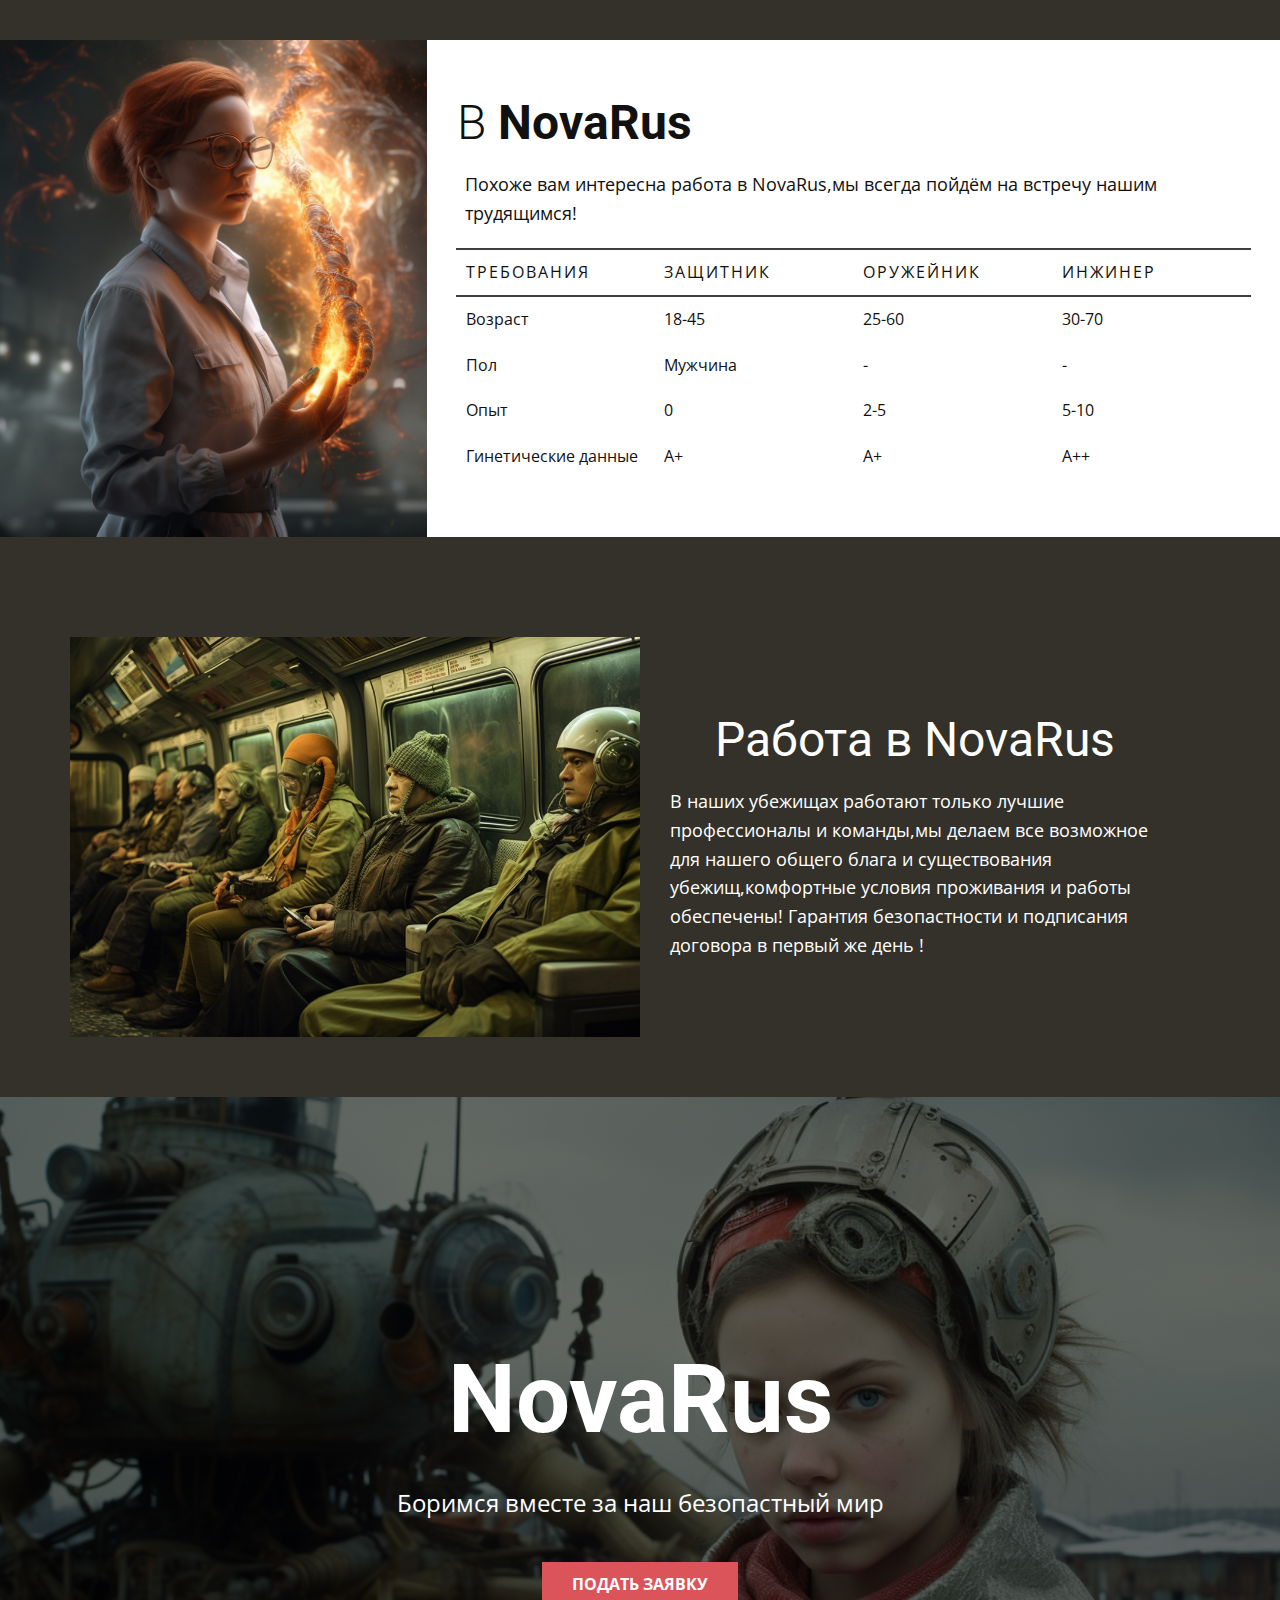
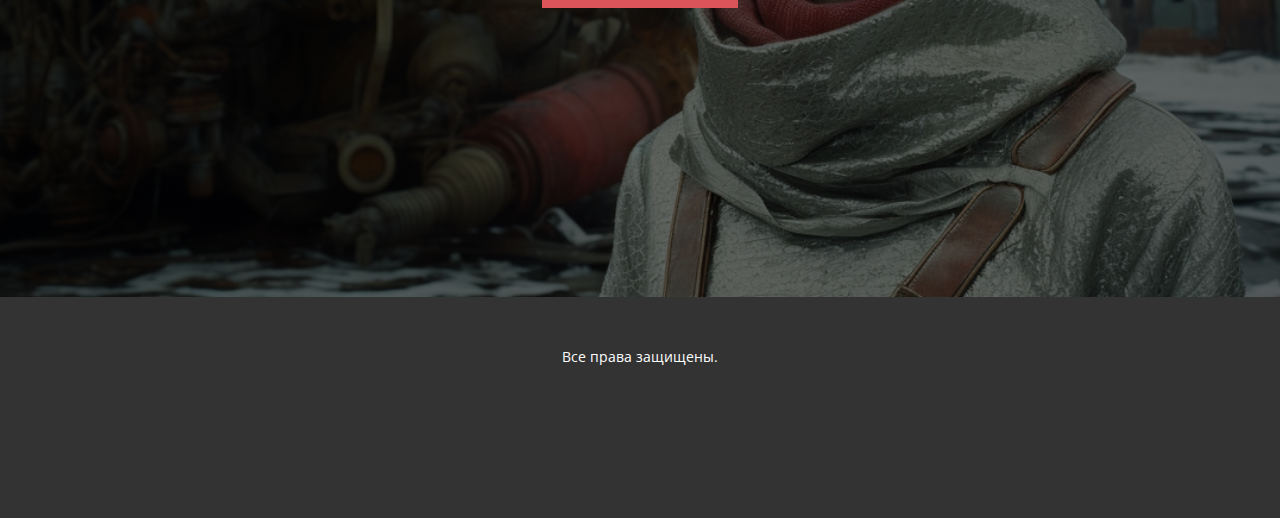
<file: Site1/index.html>
<!DOCTYPE html>
<html style="font-size: 16px;" lang="ru"><head>
    <meta name="viewport" content="width=device-width, initial-scale=1.0">
    <meta charset="utf-8">
    <meta name="keywords" content="В NovaRus, Работа в NovaRus, NovaRus​">
    <meta name="description" content="">
    <title>Главная</title>
    <link rel="stylesheet" href="nicepage.css" media="screen">
<link rel="stylesheet" href="index.css" media="screen">
    <script class="u-script" type="text/javascript" src="jquery.js" defer=""></script>
    <script class="u-script" type="text/javascript" src="nicepage.js" defer=""></script>
    <meta name="generator" content="Nicepage 6.18.5, nicepage.com">
    <link id="u-theme-google-font" rel="stylesheet" href="https://fonts.googleapis.com/css?family=Roboto:100,100i,300,300i,400,400i,500,500i,700,700i,900,900i|Open+Sans:300,300i,400,400i,500,500i,600,600i,700,700i,800,800i">
    
    
    
    
    
    <script type="application/ld+json">{
		"@context": "http://schema.org",
		"@type": "Organization",
		"name": ""
}</script>
    <meta name="theme-color" content="#478ac9">
    <meta property="og:title" content="Главная">
    <meta property="og:type" content="website">
  <meta data-intl-tel-input-cdn-path="intlTelInput/"></head>
  <body data-home-page="Главная.html" data-home-page-title="Главная" data-path-to-root="./" data-include-products="false" class="u-body u-xl-mode" data-lang="ru">
    <section class="u-clearfix u-palette-3-dark-3 u-section-1" id="carousel_eca5">
      <div class="data-layout-selected u-clearfix u-expanded-width u-layout-wrap u-layout-wrap-1">
        <div class="u-gutter-0 u-layout">
          <div class="u-layout-row">
            <div class="u-size-20">
              <div class="u-layout-col">
                <div class="u-container-style u-hidden-sm u-hidden-xs u-image u-layout-cell u-left-cell u-size-60 u-image-1" data-image-width="1024" data-image-height="1024">
                  <div class="u-container-layout u-container-layout-1"></div>
                </div>
              </div>
            </div>
            <div class="u-size-40">
              <div class="u-layout-col">
                <div class="u-align-left u-border-no-bottom u-border-no-left u-border-no-right u-border-no-top u-container-align-left u-container-style u-layout-cell u-right-cell u-size-60 u-white u-layout-cell-2">
                  <div class="u-container-layout u-valign-middle u-container-layout-2">
                    <h2 class="u-text u-text-default u-text-1">В <span style="font-weight: 700;">NovaRus</span>
                    </h2>
                    <p class="u-text u-text-2">Похоже вам интересна работа в NovaRus,мы всегда пойдём на встречу нашим трудящимся! </p>
                    <div class="u-expanded-width u-table u-table-responsive u-table-1">
                      <table class="u-table-entity">
                        <colgroup>
                          <col width="25%">
                          <col width="25%">
                          <col width="25%">
                          <col width="25%">
                        </colgroup>
                        <thead class="u-table-header u-table-header-1">
                          <tr style="height: 34px;">
                            <th class="u-border-2 u-border-grey-75 u-border-no-left u-border-no-right u-table-cell">требования</th>
                            <th class="u-border-2 u-border-grey-75 u-border-no-left u-border-no-right u-table-cell">защитник</th>
                            <th class="u-border-2 u-border-grey-75 u-border-no-left u-border-no-right u-table-cell">Оружейник</th>
                            <th class="u-border-2 u-border-grey-75 u-border-no-left u-border-no-right u-table-cell">инжинер</th>
                          </tr>
                        </thead>
                        <tbody class="u-table-body">
                          <tr>
                            <td class="u-table-cell">Возраст </td>
                            <td class="u-table-cell">18-45</td>
                            <td class="u-table-cell">25-60</td>
                            <td class="u-table-cell">30-70</td>
                          </tr>
                          <tr>
                            <td class="u-table-cell">Пол</td>
                            <td class="u-table-cell">Мужчина</td>
                            <td class="u-table-cell">-</td>
                            <td class="u-table-cell">-</td>
                          </tr>
                          <tr>
                            <td class="u-table-cell">Опыт</td>
                            <td class="u-table-cell">0</td>
                            <td class="u-table-cell">2-5</td>
                            <td class="u-table-cell">5-10 </td>
                          </tr>
                          <tr>
                            <td class="u-table-cell">Гинетические данные</td>
                            <td class="u-table-cell">А+ </td>
                            <td class="u-table-cell">А+</td>
                            <td class="u-table-cell">А++</td>
                          </tr>
                        </tbody>
                      </table>
                    </div>
                  </div>
                </div>
              </div>
            </div>
          </div>
        </div>
      </div>
    </section>
    <section class="u-clearfix u-custom-color-1 u-section-2" id="sec-8f5c">
      <div class="u-clearfix u-sheet u-sheet-1">
        <div class="data-layout-selected u-clearfix u-expanded-width u-layout-wrap u-layout-wrap-1">
          <div class="u-layout">
            <div class="u-layout-row">
              <div class="u-container-style u-image u-layout-cell u-size-30 u-image-1" data-image-width="1200" data-image-height="673">
                <div class="u-container-layout u-valign-top u-container-layout-1"></div>
              </div>
              <div class="u-container-style u-layout-cell u-size-30 u-layout-cell-2">
                <div class="u-container-layout u-valign-middle u-container-layout-2">
                  <h2 class="u-align-center u-text u-text-default u-text-1">Работа в NovaRus</h2>
                  <p class="u-align-left u-text u-text-default u-text-2">В наших убежищах работают только лучшие профессионалы и команды,мы делаем все возможное для нашего общего блага и существования убежищ,комфортные условия проживания и работы обеспечены! Гарантия безопастности и подписания договора в первый же день ! </p>
                </div>
              </div>
            </div>
          </div>
        </div>
      </div>
    </section>
    <section class="u-align-center u-clearfix u-container-align-center u-image u-shading u-section-3" id="sec-0085" data-image-width="1200" data-image-height="673">
      <div class="u-clearfix u-sheet u-sheet-1">
        <h1 class="u-align-center u-text u-text-default u-title u-text-1">NovaRus </h1>
        <p class="u-align-center u-large-text u-text u-text-default u-text-variant u-text-2">Боримся вместе за наш безопастный мир </p>
        <a href="#" class="u-align-center u-btn u-button-style u-palette-2-base u-btn-1">Подать заявку </a>
      </div>
    </section>
    
    
    
    <footer class="u-align-center u-clearfix u-container-align-center u-footer u-grey-80 u-footer" id="sec-5a55"><div class="u-clearfix u-sheet u-sheet-1">
        <p class="u-small-text u-text u-text-variant u-text-1">Все права защищены. </p>
      </div></footer>
    <section class="u-backlink u-clearfix u-grey-80">
      <p class="u-text">
        <span></span>
        <a class="u-link" href="https://nicepage.com/" target="_blank" rel="nofollow">
          <span></span>
        </a>
      </p>
    </section>
  
</body></html>
</file>
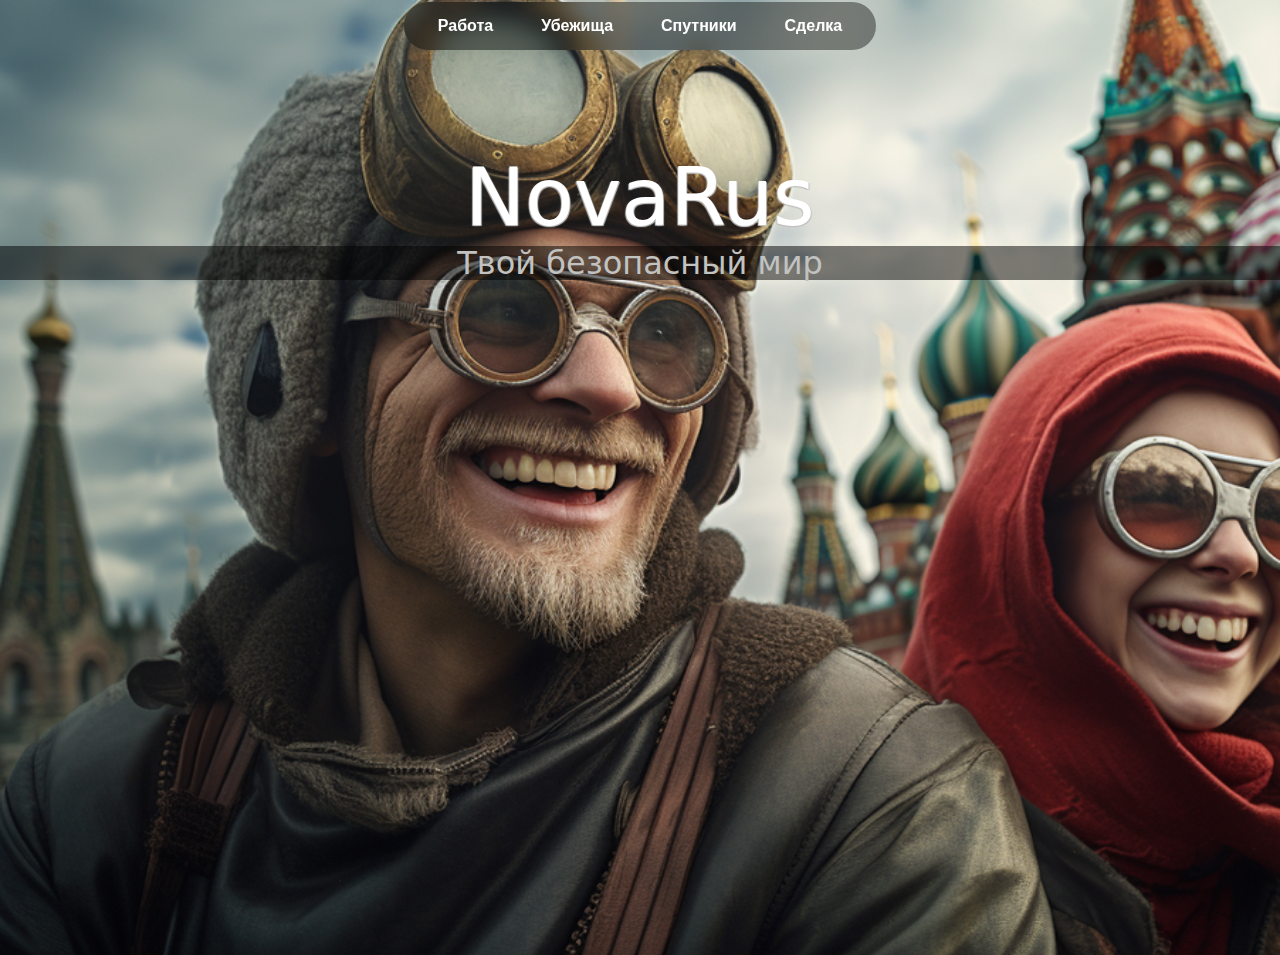
<file: ExameWork.html>
<!DOCTYPE html>
<html lang="en">

<head>
    <meta charset="UTF-8">
    <meta name="viewport" content="width=device-width, initial-scale=1.0">
    <title>NovaRus</title>
    <link href="https://cdn.jsdelivr.net/npm/bootstrap@5.3.3/dist/css/bootstrap.min.css" rel="stylesheet" integrity="sha384-QWTKZyjpPEjISv5WaRU9OFeRpok6YctnYmDr5pNlyT2bRjXh0JMhjY6hW+ALEwIH" crossorigin="anonymous"/> 
    <link rel="stylesheet" href="css/style.css" />
</head>

<body>
    <header>
        <nav class="top-menu">
            <ul class="menu-main">
                <li><a href="/Site1/index.html" class="current">Работа</a></li>
                <li><a id="SafeHaven"onclick="toggleModal('openModalTwo')">Убежища</a></li>
                <li><a class="Satellites" onclick="toggleModal('openModal')">Спутники</a></li>
                <li><a id="FormRegestration" onclick="toggleModal('FormRegestrationModal')">Сделка</a></li>
            </ul>
        </nav>
        <!-- <div id="header_main"> -->
        <h1 class="logo">NovaRus</h1>
        <h2 class="center">Твой безопасный мир</h2>
        <!-- </div> -->
    </header>
    <!-- Модально окно регистрации -->

    <div id="FormRegestrationModal" class="background-modal">
        <div class="form-registration">
            <a id="clouseButton" class="close-button" onclick="toggleModal('FormRegestrationModal')">×</a>
           <div>
            <form action method="post">
                <img src="images/Okpd.gif" alt class="img-gif-modal" />
                <input class="input" type="text" placeholder="Ваше имя">
                <input class="input" type="texr" placeholder="Ваше звание">
                <input class="input" type="text" placeholder="Ваш возраст">
                <input class="input" type="text" placeholder="Кол-во людей в семье">
                <input class="input" type="text" placeholder="Ваш серийный номер">
                <button class="btn" type="submit">Подать заявку на
                    сделку</button>
            </form>
            </div>
        </div>
    </div>
    <!-- Модальное окно спутников -->
    <div id="openModal" class="background-modal">
        <div class="modal-dialog">
            <div class="modal-content">
                <div class="modal-header">
                    <h3 class="modal-title">Спутники</h3>
                    <a id="clouseButton" class="close-button" onclick="toggleModal('openModal')">×</a>
                </div>
                <div class="modal-body">
                    
                </div>
            </div>
        </div>
    </div>
    <!-- Модальное окно убежишь  -->
    <div id="openModalTwo" class="background-modal">
        <div class="modal-dialog">
            <div class="modal-content">
                <div class="modal-header">
                    <h3 class="modal-title">Убежища</h3>
                    <a id="clouseButton" class="close-button" onclick="toggleModal('openModalTwo')">×</a>
                </div>
                <div class="modal-body">
                    
                </div>
            </div>
        </div>
    </div>
</body>
<!-- подключеные скрипты -->
<script src="./scripts/Scripts.js"></script>
<script src="https://cdn.jsdelivr.net/npm/bootstrap@5.3.3/dist/js/bootstrap.bundle.min.js" integrity="sha384-YvpcrYf0tY3lHB60NNkmXc5s9fDVZLESaAA55NDzOxhy9GkcIdslK1eN7N6jIeHz" crossorigin="anonymous"></script> 

</html>
</file>
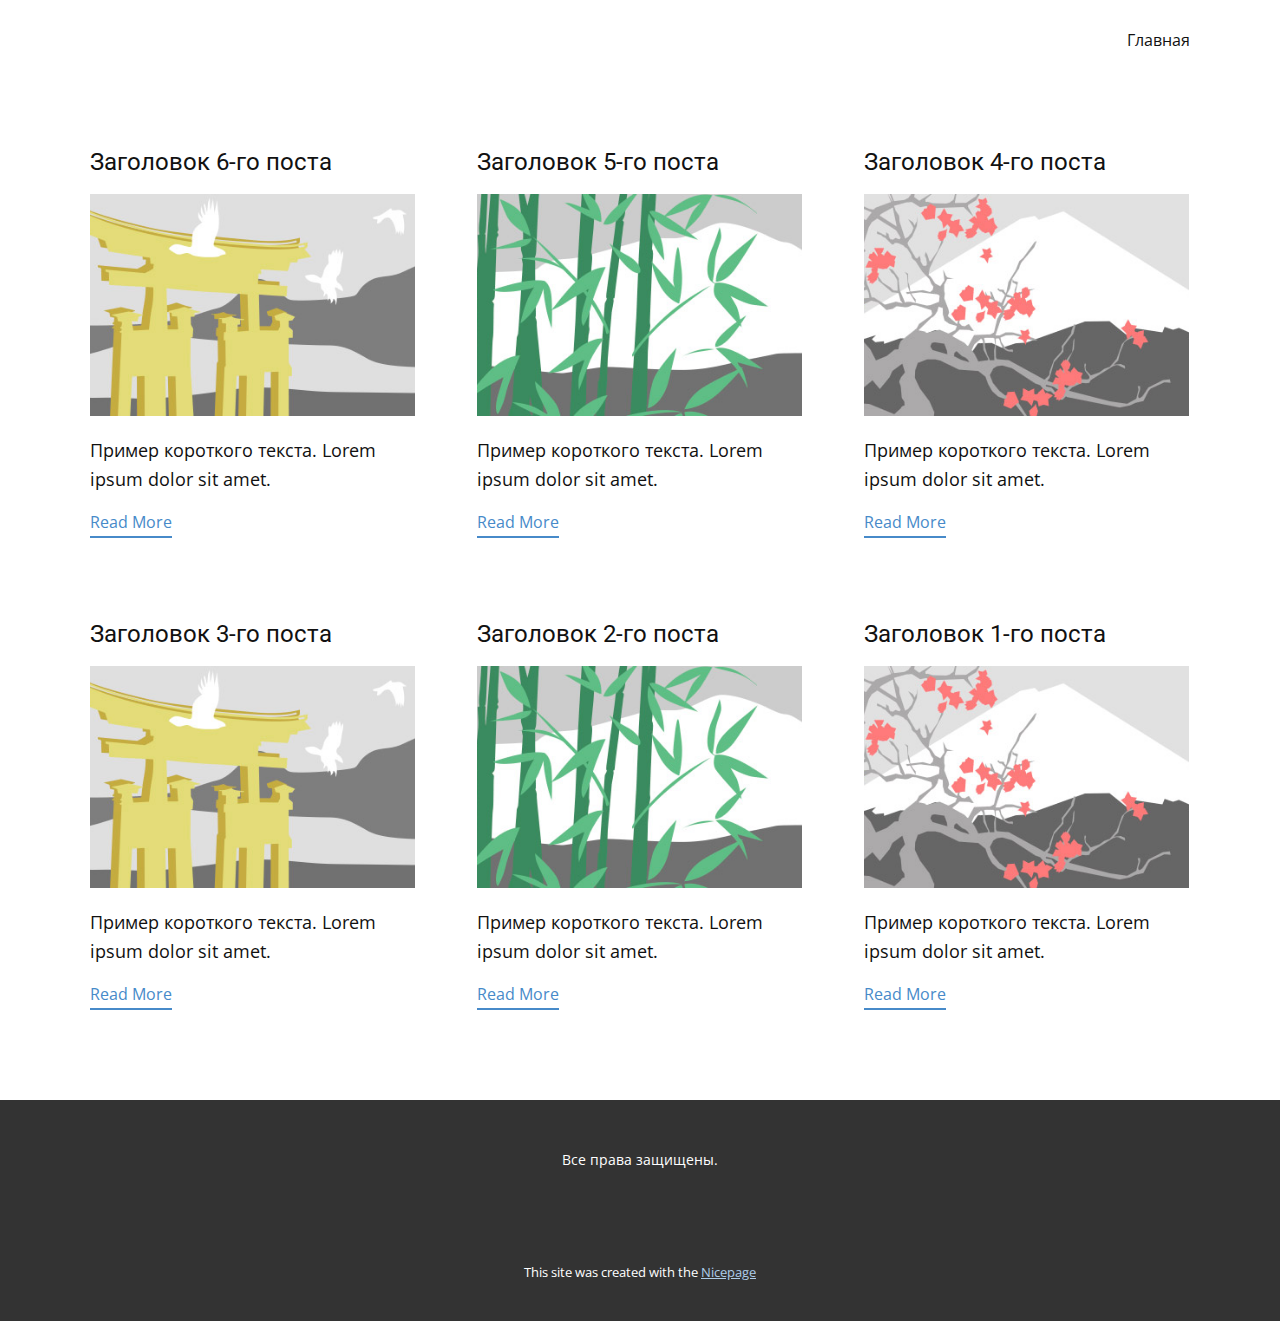
<file: Site1/blog/blog.html>
<!DOCTYPE html>
<html style="font-size: 16px;" lang="ru"><head>
    <meta name="viewport" content="width=device-width, initial-scale=1.0">
    <meta charset="utf-8">
    <meta name="keywords" content="">
    <meta name="description" content="">
    <title>Блог</title>
    <link rel="stylesheet" href="../nicepage.css" media="screen">
<link rel="stylesheet" href="../Blog-Template.css" media="screen">
    <script class="u-script" type="text/javascript" src="../jquery.js" defer=""></script>
    <script class="u-script" type="text/javascript" src="../nicepage.js" defer=""></script>
    <meta name="generator" content="Nicepage 6.18.5, nicepage.com">
    <link id="u-theme-google-font" rel="stylesheet" href="https://fonts.googleapis.com/css?family=Roboto:100,100i,300,300i,400,400i,500,500i,700,700i,900,900i|Open+Sans:300,300i,400,400i,500,500i,600,600i,700,700i,800,800i">
    
    
    
    <script type="application/ld+json">{
		"@context": "http://schema.org",
		"@type": "Organization",
		"name": ""
}</script>
    <meta name="theme-color" content="#478ac9">
  <meta data-intl-tel-input-cdn-path="intlTelInput/"></head>
  <body data-path-to-root="./" data-include-products="false" class="u-body u-xl-mode" data-lang="ru"><header class="u-clearfix u-header u-header" id="sec-fb9a"><div class="u-clearfix u-sheet u-sheet-1">
        <nav class="u-menu u-menu-dropdown u-offcanvas u-menu-1">
          <div class="menu-collapse" style="font-size: 1rem; letter-spacing: 0px;">
            <a class="u-button-style u-custom-left-right-menu-spacing u-custom-padding-bottom u-custom-top-bottom-menu-spacing u-nav-link u-text-active-palette-1-base u-text-hover-palette-2-base" href="#">
              <svg class="u-svg-link" viewBox="0 0 24 24"><use xlink:href="#menu-hamburger"></use></svg>
              <svg class="u-svg-content" version="1.1" id="menu-hamburger" viewBox="0 0 16 16" x="0px" y="0px" xmlns:xlink="http://www.w3.org/1999/xlink" xmlns="http://www.w3.org/2000/svg"><g><rect y="1" width="16" height="2"></rect><rect y="7" width="16" height="2"></rect><rect y="13" width="16" height="2"></rect>
</g></svg>
            </a>
          </div>
          <div class="u-nav-container">
            <ul class="u-nav u-unstyled u-nav-1"><li class="u-nav-item"><a class="u-button-style u-nav-link u-text-active-palette-1-base u-text-hover-palette-2-base" href="../" style="padding: 10px 20px;">Главная</a>
</li></ul>
          </div>
          <div class="u-nav-container-collapse">
            <div class="u-black u-container-style u-inner-container-layout u-opacity u-opacity-95 u-sidenav">
              <div class="u-inner-container-layout u-sidenav-overflow">
                <div class="u-menu-close"></div>
                <ul class="u-align-center u-nav u-popupmenu-items u-unstyled u-nav-2"><li class="u-nav-item"><a class="u-button-style u-nav-link" href="../">Главная</a>
</li></ul>
              </div>
            </div>
            <div class="u-black u-menu-overlay u-opacity u-opacity-70"></div>
          </div>
        </nav>
      </div></header>
    <section class="u-clearfix u-section-1" id="sec-1752">
      <div class="u-clearfix u-sheet u-valign-middle u-sheet-1"><!--blog--><!--blog_options_json--><!--{"type":"Recent","source":"","tags":"","count":""}--><!--/blog_options_json-->
        <div class="u-blog u-expanded-width u-repeater u-repeater-1"><!--blog_post-->
          <div class="u-blog-post u-container-style u-repeater-item u-white u-repeater-item-1">
            <div class="u-container-layout u-similar-container u-valign-top u-container-layout-1"><!--blog_post_header-->
              <h4 class="u-blog-control u-text u-text-1">
                <a class="u-post-header-link" href="../blog/пост-5.html">Заголовок 6-го поста</a>
              </h4><!--/blog_post_header--><!--blog_post_image-->
              <a class="u-post-header-link" href="../blog/пост-5.html"><img alt="" class="u-blog-control u-expanded-width u-image u-image-default u-image-1" src="../images/8ad73f3c.jpeg"></a><!--/blog_post_image--><!--blog_post_content-->
              <div class="u-blog-control u-post-content u-text u-text-2 fr-view">Пример короткого текста. Lorem ipsum dolor sit amet.</div><!--/blog_post_content--><!--blog_post_readmore-->
              <a href="../blog/пост-5.html" class="u-blog-control u-border-2 u-border-palette-1-base u-btn u-btn-rectangle u-button-style u-none u-btn-1"><!--blog_post_readmore_content--><!--options_json--><!--{"content":"Read More","defaultValue":"Читать дальше"}--><!--/options_json-->Read More<!--/blog_post_readmore_content--></a><!--/blog_post_readmore-->
            </div>
          </div><div class="u-blog-post u-container-style u-repeater-item u-video-cover u-white">
            <div class="u-container-layout u-similar-container u-valign-top u-container-layout-2"><!--blog_post_header-->
              <h4 class="u-blog-control u-text u-text-3">
                <a class="u-post-header-link" href="../blog/пост-4.html">Заголовок 5-го поста</a>
              </h4><!--/blog_post_header--><!--blog_post_image-->
              <a class="u-post-header-link" href="../blog/пост-4.html"><img alt="" class="u-blog-control u-expanded-width u-image u-image-default u-image-2" src="../images/68f64b9d.jpeg"></a><!--/blog_post_image--><!--blog_post_content-->
              <div class="u-blog-control u-post-content u-text u-text-4 fr-view">Пример короткого текста. Lorem ipsum dolor sit amet.</div><!--/blog_post_content--><!--blog_post_readmore-->
              <a href="../blog/пост-4.html" class="u-blog-control u-border-2 u-border-palette-1-base u-btn u-btn-rectangle u-button-style u-none u-btn-2"><!--blog_post_readmore_content--><!--options_json--><!--{"content":"Read More","defaultValue":"Читать дальше"}--><!--/options_json-->Read More<!--/blog_post_readmore_content--></a><!--/blog_post_readmore-->
            </div>
          </div><div class="u-blog-post u-container-style u-repeater-item u-video-cover u-white">
            <div class="u-container-layout u-similar-container u-valign-top u-container-layout-3"><!--blog_post_header-->
              <h4 class="u-blog-control u-text u-text-5">
                <a class="u-post-header-link" href="../blog/пост-3.html">Заголовок 4-го поста</a>
              </h4><!--/blog_post_header--><!--blog_post_image-->
              <a class="u-post-header-link" href="../blog/пост-3.html"><img alt="" class="u-blog-control u-expanded-width u-image u-image-default u-image-3" src="../images/0fd3416c.jpeg"></a><!--/blog_post_image--><!--blog_post_content-->
              <div class="u-blog-control u-post-content u-text u-text-6 fr-view">Пример короткого текста. Lorem ipsum dolor sit amet.</div><!--/blog_post_content--><!--blog_post_readmore-->
              <a href="../blog/пост-3.html" class="u-blog-control u-border-2 u-border-palette-1-base u-btn u-btn-rectangle u-button-style u-none u-btn-3"><!--blog_post_readmore_content--><!--options_json--><!--{"content":"Read More","defaultValue":"Читать дальше"}--><!--/options_json-->Read More<!--/blog_post_readmore_content--></a><!--/blog_post_readmore-->
            </div>
          </div><div class="u-blog-post u-container-style u-repeater-item u-white u-repeater-item-1">
            <div class="u-container-layout u-similar-container u-valign-top u-container-layout-1"><!--blog_post_header-->
              <h4 class="u-blog-control u-text u-text-1">
                <a class="u-post-header-link" href="../blog/пост-2.html">Заголовок 3-го поста</a>
              </h4><!--/blog_post_header--><!--blog_post_image-->
              <a class="u-post-header-link" href="../blog/пост-2.html"><img alt="" class="u-blog-control u-expanded-width u-image u-image-default u-image-1" src="../images/8ad73f3c.jpeg"></a><!--/blog_post_image--><!--blog_post_content-->
              <div class="u-blog-control u-post-content u-text u-text-2 fr-view">Пример короткого текста. Lorem ipsum dolor sit amet.</div><!--/blog_post_content--><!--blog_post_readmore-->
              <a href="../blog/пост-2.html" class="u-blog-control u-border-2 u-border-palette-1-base u-btn u-btn-rectangle u-button-style u-none u-btn-1"><!--blog_post_readmore_content--><!--options_json--><!--{"content":"Read More","defaultValue":"Читать дальше"}--><!--/options_json-->Read More<!--/blog_post_readmore_content--></a><!--/blog_post_readmore-->
            </div>
          </div><div class="u-blog-post u-container-style u-repeater-item u-video-cover u-white">
            <div class="u-container-layout u-similar-container u-valign-top u-container-layout-2"><!--blog_post_header-->
              <h4 class="u-blog-control u-text u-text-3">
                <a class="u-post-header-link" href="../blog/пост-1.html">Заголовок 2-го поста</a>
              </h4><!--/blog_post_header--><!--blog_post_image-->
              <a class="u-post-header-link" href="../blog/пост-1.html"><img alt="" class="u-blog-control u-expanded-width u-image u-image-default u-image-2" src="../images/68f64b9d.jpeg"></a><!--/blog_post_image--><!--blog_post_content-->
              <div class="u-blog-control u-post-content u-text u-text-4 fr-view">Пример короткого текста. Lorem ipsum dolor sit amet.</div><!--/blog_post_content--><!--blog_post_readmore-->
              <a href="../blog/пост-1.html" class="u-blog-control u-border-2 u-border-palette-1-base u-btn u-btn-rectangle u-button-style u-none u-btn-2"><!--blog_post_readmore_content--><!--options_json--><!--{"content":"Read More","defaultValue":"Читать дальше"}--><!--/options_json-->Read More<!--/blog_post_readmore_content--></a><!--/blog_post_readmore-->
            </div>
          </div><div class="u-blog-post u-container-style u-repeater-item u-video-cover u-white">
            <div class="u-container-layout u-similar-container u-valign-top u-container-layout-3"><!--blog_post_header-->
              <h4 class="u-blog-control u-text u-text-5">
                <a class="u-post-header-link" href="../blog/пост.html">Заголовок 1-го поста</a>
              </h4><!--/blog_post_header--><!--blog_post_image-->
              <a class="u-post-header-link" href="../blog/пост.html"><img alt="" class="u-blog-control u-expanded-width u-image u-image-default u-image-3" src="../images/0fd3416c.jpeg"></a><!--/blog_post_image--><!--blog_post_content-->
              <div class="u-blog-control u-post-content u-text u-text-6 fr-view">Пример короткого текста. Lorem ipsum dolor sit amet.</div><!--/blog_post_content--><!--blog_post_readmore-->
              <a href="../blog/пост.html" class="u-blog-control u-border-2 u-border-palette-1-base u-btn u-btn-rectangle u-button-style u-none u-btn-3"><!--blog_post_readmore_content--><!--options_json--><!--{"content":"Read More","defaultValue":"Читать дальше"}--><!--/options_json-->Read More<!--/blog_post_readmore_content--></a><!--/blog_post_readmore-->
            </div>
          </div><!--/blog_post--><!--blog_post-->
          <!--/blog_post--><!--blog_post-->
          <!--/blog_post-->
        </div><!--/blog-->
      </div>
    </section>
    
    
    
    <footer class="u-align-center u-clearfix u-container-align-center u-footer u-grey-80 u-footer" id="sec-5a55"><div class="u-clearfix u-sheet u-sheet-1">
        <p class="u-small-text u-text u-text-variant u-text-1">Все права защищены. </p>
      </div></footer>
    <section class="u-backlink u-clearfix u-grey-80">
      <p class="u-text">
        <span>This site was created with the </span>
        <a class="u-link" href="https://nicepage.com/" target="_blank" rel="nofollow">
          <span>Nicepage</span>
        </a>
      </p>
    </section>
  
</body></html>
</file>
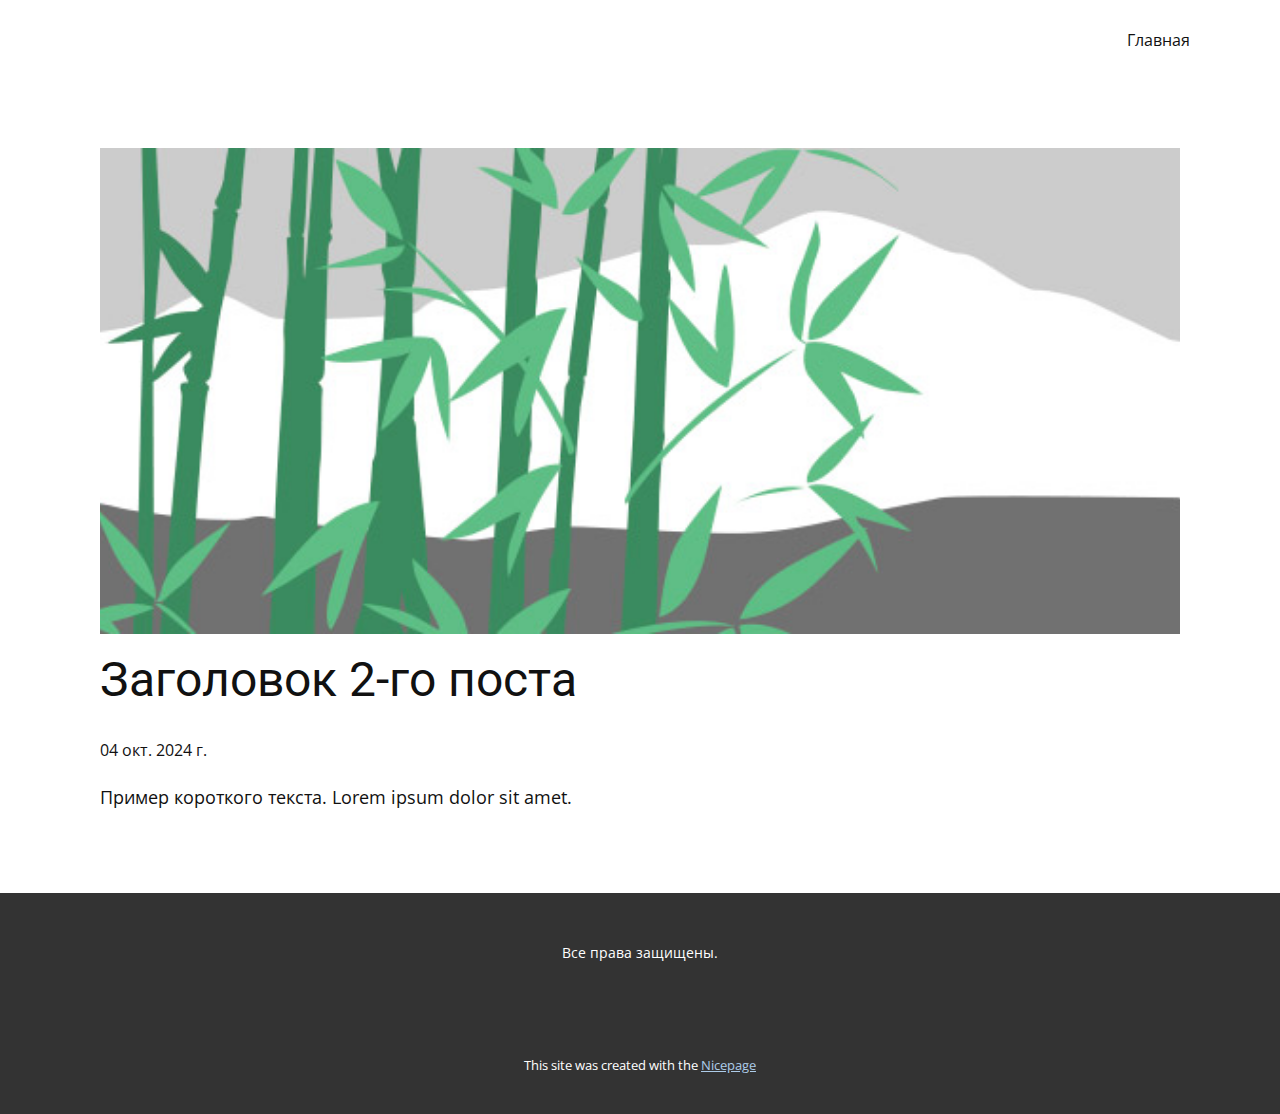
<file: Site1/blog/пост-1.html>
<!DOCTYPE html>
<html style="font-size: 16px;" lang="ru"><head>
    <meta name="viewport" content="width=device-width, initial-scale=1.0">
    <meta charset="utf-8">
    <meta name="keywords" content="Заголовок 1-го поста">
    <meta name="description" content="">
    <title>Заголовок 2-го поста</title>
    <link rel="stylesheet" href="../nicepage.css" media="screen">
<link rel="stylesheet" href="../Post-Template.css" media="screen">
    <script class="u-script" type="text/javascript" src="../jquery.js" defer=""></script>
    <script class="u-script" type="text/javascript" src="../nicepage.js" defer=""></script>
    <meta name="generator" content="Nicepage 6.18.5, nicepage.com">
    <link id="u-theme-google-font" rel="stylesheet" href="https://fonts.googleapis.com/css?family=Roboto:100,100i,300,300i,400,400i,500,500i,700,700i,900,900i|Open+Sans:300,300i,400,400i,500,500i,600,600i,700,700i,800,800i">
    
    
    
    <script type="application/ld+json">{
		"@context": "http://schema.org",
		"@type": "Organization",
		"name": ""
}</script>
    <meta name="theme-color" content="#478ac9">
  <meta data-intl-tel-input-cdn-path="intlTelInput/"></head>
  <body data-path-to-root="./" data-include-products="false" class="u-body u-xl-mode" data-lang="ru"><header class="u-clearfix u-header u-header" id="sec-fb9a"><div class="u-clearfix u-sheet u-sheet-1">
        <nav class="u-menu u-menu-dropdown u-offcanvas u-menu-1">
          <div class="menu-collapse" style="font-size: 1rem; letter-spacing: 0px;">
            <a class="u-button-style u-custom-left-right-menu-spacing u-custom-padding-bottom u-custom-top-bottom-menu-spacing u-nav-link u-text-active-palette-1-base u-text-hover-palette-2-base" href="#">
              <svg class="u-svg-link" viewBox="0 0 24 24"><use xlink:href="#menu-hamburger"></use></svg>
              <svg class="u-svg-content" version="1.1" id="menu-hamburger" viewBox="0 0 16 16" x="0px" y="0px" xmlns:xlink="http://www.w3.org/1999/xlink" xmlns="http://www.w3.org/2000/svg"><g><rect y="1" width="16" height="2"></rect><rect y="7" width="16" height="2"></rect><rect y="13" width="16" height="2"></rect>
</g></svg>
            </a>
          </div>
          <div class="u-nav-container">
            <ul class="u-nav u-unstyled u-nav-1"><li class="u-nav-item"><a class="u-button-style u-nav-link u-text-active-palette-1-base u-text-hover-palette-2-base" href="../" style="padding: 10px 20px;">Главная</a>
</li></ul>
          </div>
          <div class="u-nav-container-collapse">
            <div class="u-black u-container-style u-inner-container-layout u-opacity u-opacity-95 u-sidenav">
              <div class="u-inner-container-layout u-sidenav-overflow">
                <div class="u-menu-close"></div>
                <ul class="u-align-center u-nav u-popupmenu-items u-unstyled u-nav-2"><li class="u-nav-item"><a class="u-button-style u-nav-link" href="../">Главная</a>
</li></ul>
              </div>
            </div>
            <div class="u-black u-menu-overlay u-opacity u-opacity-70"></div>
          </div>
        </nav>
      </div></header>
    <section class="u-align-center u-clearfix u-section-1" id="sec-43d0">
      <div class="u-clearfix u-sheet u-valign-middle-md u-valign-middle-sm u-valign-middle-xs u-sheet-1"><!--post_details--><!--post_details_options_json--><!--{"source":""}--><!--/post_details_options_json--><!--blog_post-->
        <div class="u-container-style u-expanded-width u-post-details u-post-details-1">
          <div class="u-container-layout u-valign-middle u-container-layout-1"><!--blog_post_image-->
            <img alt="" class="u-blog-control u-expanded-width u-image u-image-default u-image-1" src="../images/68f64b9d.jpeg"><!--/blog_post_image--><!--blog_post_header-->
            <h2 class="u-blog-control u-text u-text-1">Заголовок 2-го поста</h2><!--/blog_post_header--><!--blog_post_metadata-->
            <div class="u-blog-control u-metadata u-metadata-1"><!--blog_post_metadata_date-->
              <span class="u-meta-date u-meta-icon">04 окт. 2024 г.</span><!--/blog_post_metadata_date--><!--blog_post_metadata_category-->
              <!--/blog_post_metadata_category--><!--blog_post_metadata_comments-->
              <!--/blog_post_metadata_comments-->
            </div><!--/blog_post_metadata--><!--blog_post_content-->
            <div class="u-align-justify u-blog-control u-post-content u-text u-text-2 fr-view">
  Пример короткого текста. Lorem ipsum dolor sit amet.
  </div><!--/blog_post_content-->
          </div>
        </div><!--/blog_post--><!--/post_details-->
      </div>
    </section>
    
    
    
    <footer class="u-align-center u-clearfix u-container-align-center u-footer u-grey-80 u-footer" id="sec-5a55"><div class="u-clearfix u-sheet u-sheet-1">
        <p class="u-small-text u-text u-text-variant u-text-1">Все права защищены. </p>
      </div></footer>
    <section class="u-backlink u-clearfix u-grey-80">
      <p class="u-text">
        <span>This site was created with the </span>
        <a class="u-link" href="https://nicepage.com/" target="_blank" rel="nofollow">
          <span>Nicepage</span>
        </a>
      </p>
    </section>
  
</body></html>
</file>
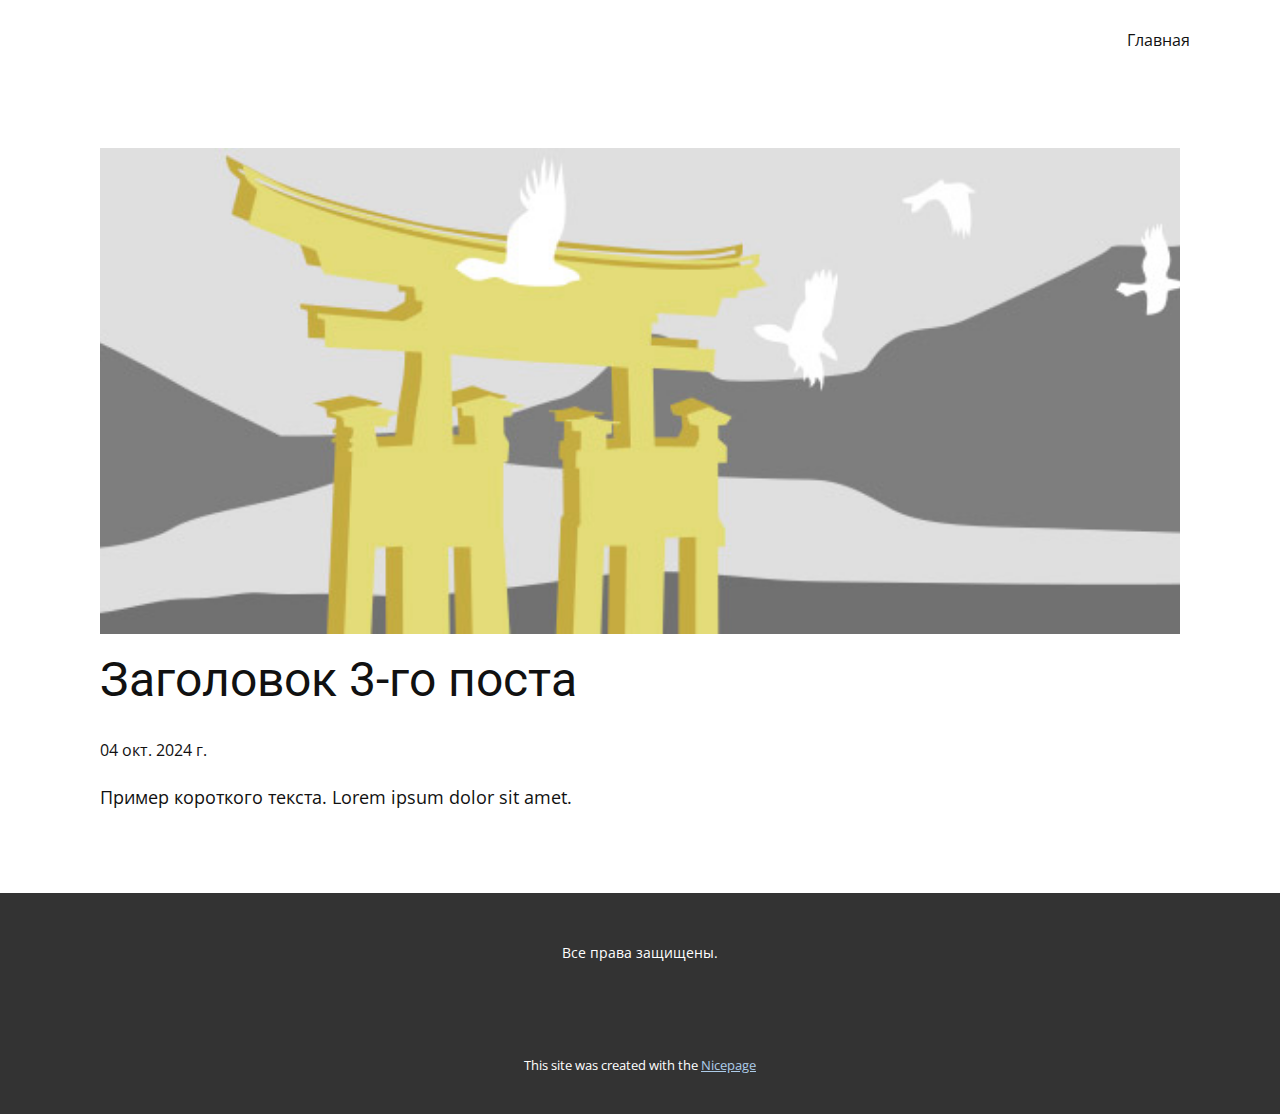
<file: Site1/blog/пост-2.html>
<!DOCTYPE html>
<html style="font-size: 16px;" lang="ru"><head>
    <meta name="viewport" content="width=device-width, initial-scale=1.0">
    <meta charset="utf-8">
    <meta name="keywords" content="Заголовок 1-го поста">
    <meta name="description" content="">
    <title>Заголовок 3-го поста</title>
    <link rel="stylesheet" href="../nicepage.css" media="screen">
<link rel="stylesheet" href="../Post-Template.css" media="screen">
    <script class="u-script" type="text/javascript" src="../jquery.js" defer=""></script>
    <script class="u-script" type="text/javascript" src="../nicepage.js" defer=""></script>
    <meta name="generator" content="Nicepage 6.18.5, nicepage.com">
    <link id="u-theme-google-font" rel="stylesheet" href="https://fonts.googleapis.com/css?family=Roboto:100,100i,300,300i,400,400i,500,500i,700,700i,900,900i|Open+Sans:300,300i,400,400i,500,500i,600,600i,700,700i,800,800i">
    
    
    
    <script type="application/ld+json">{
		"@context": "http://schema.org",
		"@type": "Organization",
		"name": ""
}</script>
    <meta name="theme-color" content="#478ac9">
  <meta data-intl-tel-input-cdn-path="intlTelInput/"></head>
  <body data-path-to-root="./" data-include-products="false" class="u-body u-xl-mode" data-lang="ru"><header class="u-clearfix u-header u-header" id="sec-fb9a"><div class="u-clearfix u-sheet u-sheet-1">
        <nav class="u-menu u-menu-dropdown u-offcanvas u-menu-1">
          <div class="menu-collapse" style="font-size: 1rem; letter-spacing: 0px;">
            <a class="u-button-style u-custom-left-right-menu-spacing u-custom-padding-bottom u-custom-top-bottom-menu-spacing u-nav-link u-text-active-palette-1-base u-text-hover-palette-2-base" href="#">
              <svg class="u-svg-link" viewBox="0 0 24 24"><use xlink:href="#menu-hamburger"></use></svg>
              <svg class="u-svg-content" version="1.1" id="menu-hamburger" viewBox="0 0 16 16" x="0px" y="0px" xmlns:xlink="http://www.w3.org/1999/xlink" xmlns="http://www.w3.org/2000/svg"><g><rect y="1" width="16" height="2"></rect><rect y="7" width="16" height="2"></rect><rect y="13" width="16" height="2"></rect>
</g></svg>
            </a>
          </div>
          <div class="u-nav-container">
            <ul class="u-nav u-unstyled u-nav-1"><li class="u-nav-item"><a class="u-button-style u-nav-link u-text-active-palette-1-base u-text-hover-palette-2-base" href="../" style="padding: 10px 20px;">Главная</a>
</li></ul>
          </div>
          <div class="u-nav-container-collapse">
            <div class="u-black u-container-style u-inner-container-layout u-opacity u-opacity-95 u-sidenav">
              <div class="u-inner-container-layout u-sidenav-overflow">
                <div class="u-menu-close"></div>
                <ul class="u-align-center u-nav u-popupmenu-items u-unstyled u-nav-2"><li class="u-nav-item"><a class="u-button-style u-nav-link" href="../">Главная</a>
</li></ul>
              </div>
            </div>
            <div class="u-black u-menu-overlay u-opacity u-opacity-70"></div>
          </div>
        </nav>
      </div></header>
    <section class="u-align-center u-clearfix u-section-1" id="sec-43d0">
      <div class="u-clearfix u-sheet u-valign-middle-md u-valign-middle-sm u-valign-middle-xs u-sheet-1"><!--post_details--><!--post_details_options_json--><!--{"source":""}--><!--/post_details_options_json--><!--blog_post-->
        <div class="u-container-style u-expanded-width u-post-details u-post-details-1">
          <div class="u-container-layout u-valign-middle u-container-layout-1"><!--blog_post_image-->
            <img alt="" class="u-blog-control u-expanded-width u-image u-image-default u-image-1" src="../images/8ad73f3c.jpeg"><!--/blog_post_image--><!--blog_post_header-->
            <h2 class="u-blog-control u-text u-text-1">Заголовок 3-го поста</h2><!--/blog_post_header--><!--blog_post_metadata-->
            <div class="u-blog-control u-metadata u-metadata-1"><!--blog_post_metadata_date-->
              <span class="u-meta-date u-meta-icon">04 окт. 2024 г.</span><!--/blog_post_metadata_date--><!--blog_post_metadata_category-->
              <!--/blog_post_metadata_category--><!--blog_post_metadata_comments-->
              <!--/blog_post_metadata_comments-->
            </div><!--/blog_post_metadata--><!--blog_post_content-->
            <div class="u-align-justify u-blog-control u-post-content u-text u-text-2 fr-view">
  Пример короткого текста. Lorem ipsum dolor sit amet.
  </div><!--/blog_post_content-->
          </div>
        </div><!--/blog_post--><!--/post_details-->
      </div>
    </section>
    
    
    
    <footer class="u-align-center u-clearfix u-container-align-center u-footer u-grey-80 u-footer" id="sec-5a55"><div class="u-clearfix u-sheet u-sheet-1">
        <p class="u-small-text u-text u-text-variant u-text-1">Все права защищены. </p>
      </div></footer>
    <section class="u-backlink u-clearfix u-grey-80">
      <p class="u-text">
        <span>This site was created with the </span>
        <a class="u-link" href="https://nicepage.com/" target="_blank" rel="nofollow">
          <span>Nicepage</span>
        </a>
      </p>
    </section>
  
</body></html>
</file>
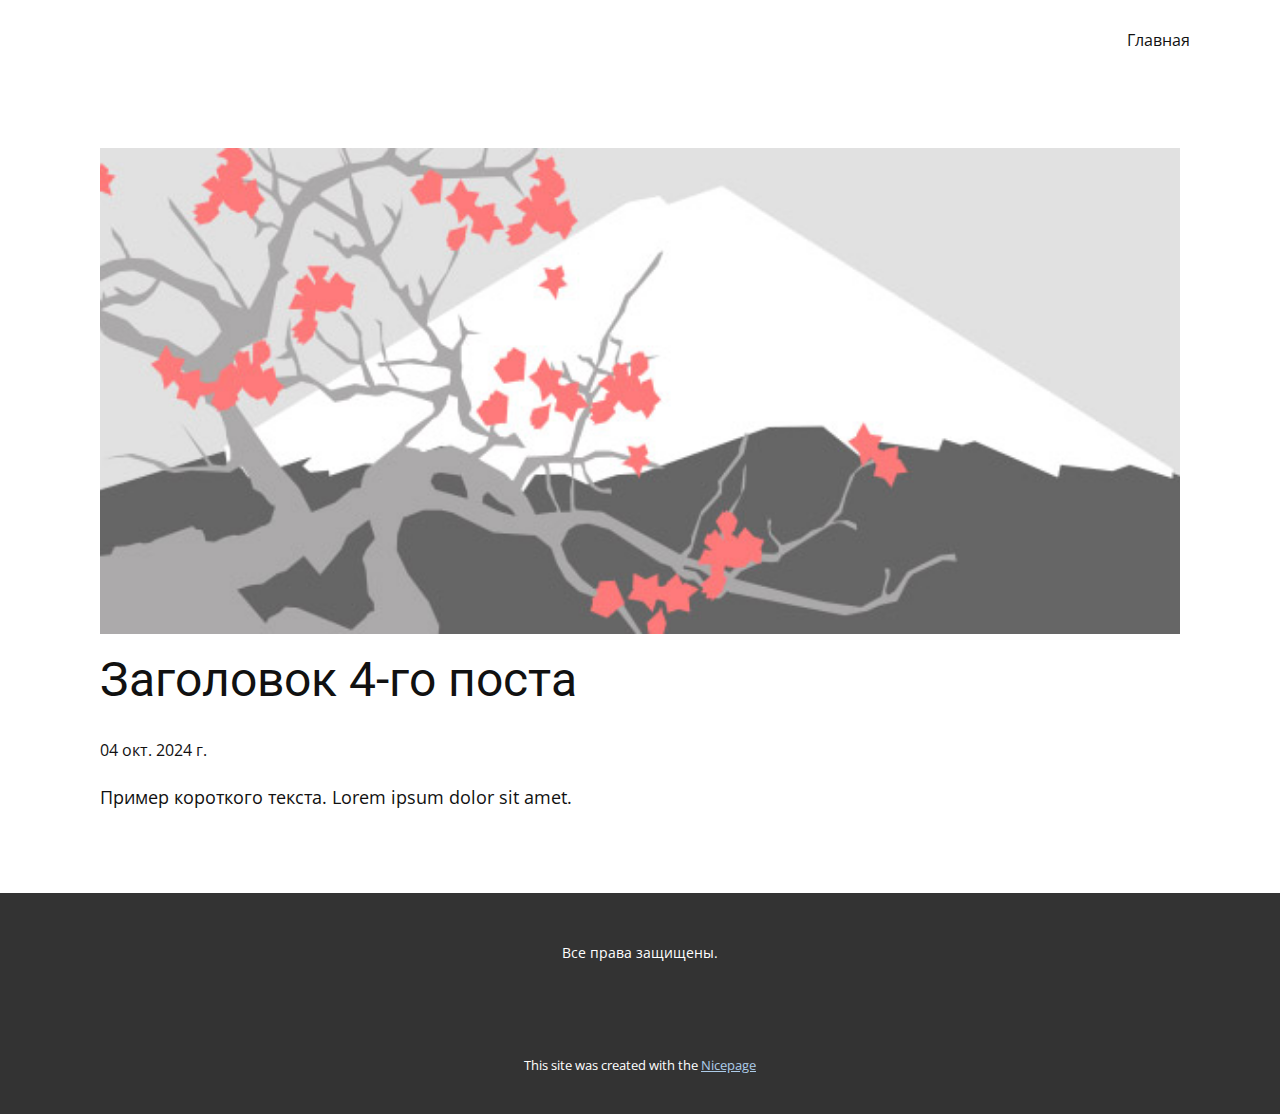
<file: Site1/blog/пост-3.html>
<!DOCTYPE html>
<html style="font-size: 16px;" lang="ru"><head>
    <meta name="viewport" content="width=device-width, initial-scale=1.0">
    <meta charset="utf-8">
    <meta name="keywords" content="Заголовок 1-го поста">
    <meta name="description" content="">
    <title>Заголовок 4-го поста</title>
    <link rel="stylesheet" href="../nicepage.css" media="screen">
<link rel="stylesheet" href="../Post-Template.css" media="screen">
    <script class="u-script" type="text/javascript" src="../jquery.js" defer=""></script>
    <script class="u-script" type="text/javascript" src="../nicepage.js" defer=""></script>
    <meta name="generator" content="Nicepage 6.18.5, nicepage.com">
    <link id="u-theme-google-font" rel="stylesheet" href="https://fonts.googleapis.com/css?family=Roboto:100,100i,300,300i,400,400i,500,500i,700,700i,900,900i|Open+Sans:300,300i,400,400i,500,500i,600,600i,700,700i,800,800i">
    
    
    
    <script type="application/ld+json">{
		"@context": "http://schema.org",
		"@type": "Organization",
		"name": ""
}</script>
    <meta name="theme-color" content="#478ac9">
  <meta data-intl-tel-input-cdn-path="intlTelInput/"></head>
  <body data-path-to-root="./" data-include-products="false" class="u-body u-xl-mode" data-lang="ru"><header class="u-clearfix u-header u-header" id="sec-fb9a"><div class="u-clearfix u-sheet u-sheet-1">
        <nav class="u-menu u-menu-dropdown u-offcanvas u-menu-1">
          <div class="menu-collapse" style="font-size: 1rem; letter-spacing: 0px;">
            <a class="u-button-style u-custom-left-right-menu-spacing u-custom-padding-bottom u-custom-top-bottom-menu-spacing u-nav-link u-text-active-palette-1-base u-text-hover-palette-2-base" href="#">
              <svg class="u-svg-link" viewBox="0 0 24 24"><use xlink:href="#menu-hamburger"></use></svg>
              <svg class="u-svg-content" version="1.1" id="menu-hamburger" viewBox="0 0 16 16" x="0px" y="0px" xmlns:xlink="http://www.w3.org/1999/xlink" xmlns="http://www.w3.org/2000/svg"><g><rect y="1" width="16" height="2"></rect><rect y="7" width="16" height="2"></rect><rect y="13" width="16" height="2"></rect>
</g></svg>
            </a>
          </div>
          <div class="u-nav-container">
            <ul class="u-nav u-unstyled u-nav-1"><li class="u-nav-item"><a class="u-button-style u-nav-link u-text-active-palette-1-base u-text-hover-palette-2-base" href="../" style="padding: 10px 20px;">Главная</a>
</li></ul>
          </div>
          <div class="u-nav-container-collapse">
            <div class="u-black u-container-style u-inner-container-layout u-opacity u-opacity-95 u-sidenav">
              <div class="u-inner-container-layout u-sidenav-overflow">
                <div class="u-menu-close"></div>
                <ul class="u-align-center u-nav u-popupmenu-items u-unstyled u-nav-2"><li class="u-nav-item"><a class="u-button-style u-nav-link" href="../">Главная</a>
</li></ul>
              </div>
            </div>
            <div class="u-black u-menu-overlay u-opacity u-opacity-70"></div>
          </div>
        </nav>
      </div></header>
    <section class="u-align-center u-clearfix u-section-1" id="sec-43d0">
      <div class="u-clearfix u-sheet u-valign-middle-md u-valign-middle-sm u-valign-middle-xs u-sheet-1"><!--post_details--><!--post_details_options_json--><!--{"source":""}--><!--/post_details_options_json--><!--blog_post-->
        <div class="u-container-style u-expanded-width u-post-details u-post-details-1">
          <div class="u-container-layout u-valign-middle u-container-layout-1"><!--blog_post_image-->
            <img alt="" class="u-blog-control u-expanded-width u-image u-image-default u-image-1" src="../images/0fd3416c.jpeg"><!--/blog_post_image--><!--blog_post_header-->
            <h2 class="u-blog-control u-text u-text-1">Заголовок 4-го поста</h2><!--/blog_post_header--><!--blog_post_metadata-->
            <div class="u-blog-control u-metadata u-metadata-1"><!--blog_post_metadata_date-->
              <span class="u-meta-date u-meta-icon">04 окт. 2024 г.</span><!--/blog_post_metadata_date--><!--blog_post_metadata_category-->
              <!--/blog_post_metadata_category--><!--blog_post_metadata_comments-->
              <!--/blog_post_metadata_comments-->
            </div><!--/blog_post_metadata--><!--blog_post_content-->
            <div class="u-align-justify u-blog-control u-post-content u-text u-text-2 fr-view">
  Пример короткого текста. Lorem ipsum dolor sit amet.
  </div><!--/blog_post_content-->
          </div>
        </div><!--/blog_post--><!--/post_details-->
      </div>
    </section>
    
    
    
    <footer class="u-align-center u-clearfix u-container-align-center u-footer u-grey-80 u-footer" id="sec-5a55"><div class="u-clearfix u-sheet u-sheet-1">
        <p class="u-small-text u-text u-text-variant u-text-1">Все права защищены. </p>
      </div></footer>
    <section class="u-backlink u-clearfix u-grey-80">
      <p class="u-text">
        <span>This site was created with the </span>
        <a class="u-link" href="https://nicepage.com/" target="_blank" rel="nofollow">
          <span>Nicepage</span>
        </a>
      </p>
    </section>
  
</body></html>
</file>
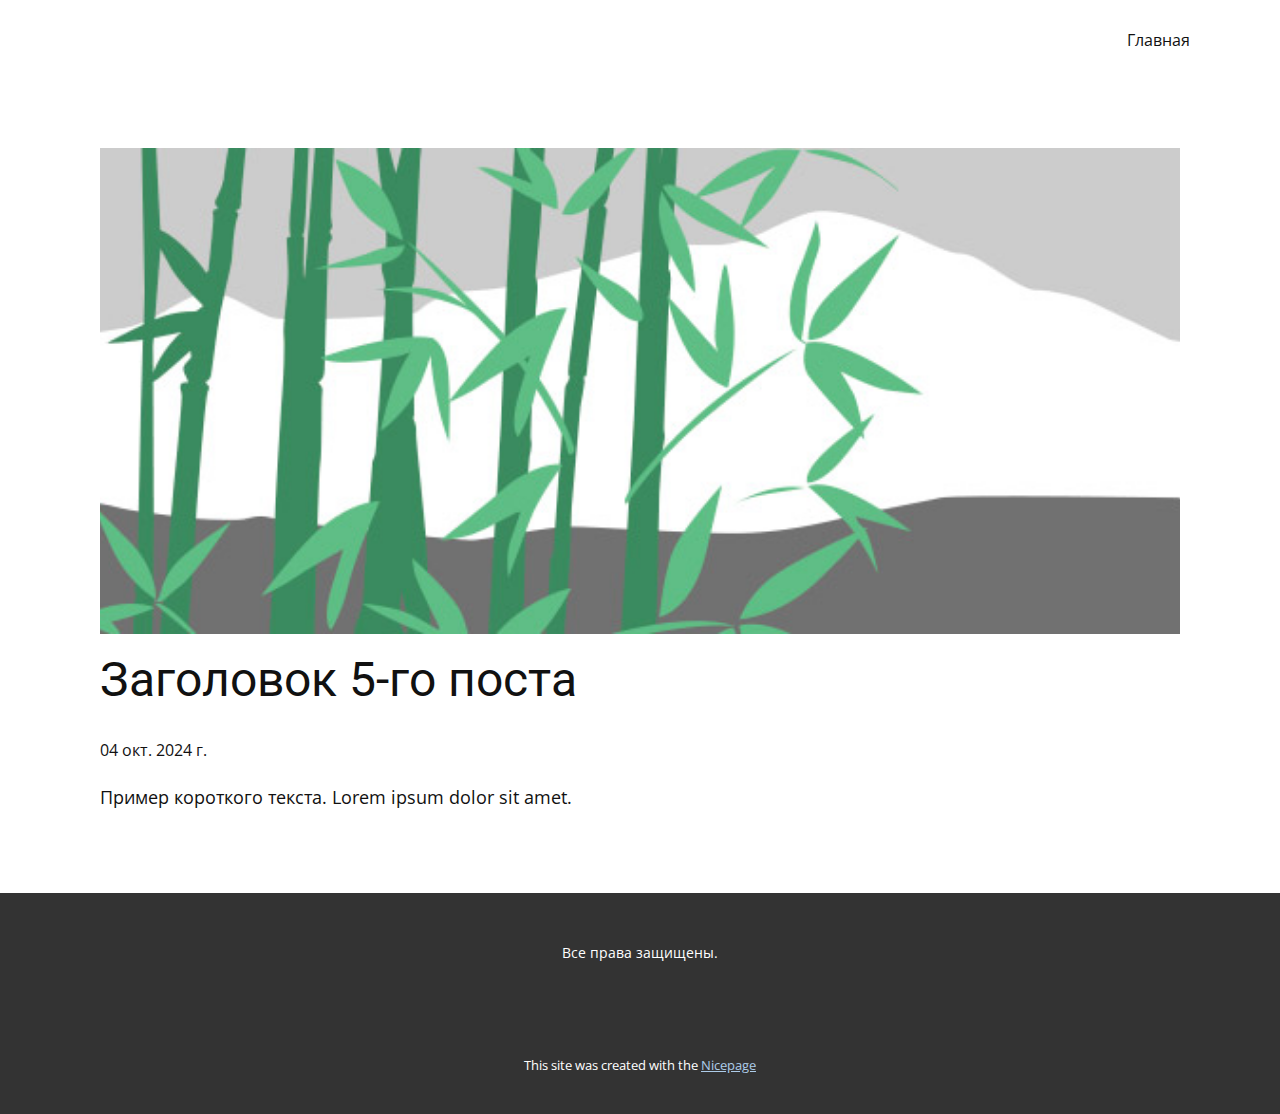
<file: Site1/blog/пост-4.html>
<!DOCTYPE html>
<html style="font-size: 16px;" lang="ru"><head>
    <meta name="viewport" content="width=device-width, initial-scale=1.0">
    <meta charset="utf-8">
    <meta name="keywords" content="Заголовок 1-го поста">
    <meta name="description" content="">
    <title>Заголовок 5-го поста</title>
    <link rel="stylesheet" href="../nicepage.css" media="screen">
<link rel="stylesheet" href="../Post-Template.css" media="screen">
    <script class="u-script" type="text/javascript" src="../jquery.js" defer=""></script>
    <script class="u-script" type="text/javascript" src="../nicepage.js" defer=""></script>
    <meta name="generator" content="Nicepage 6.18.5, nicepage.com">
    <link id="u-theme-google-font" rel="stylesheet" href="https://fonts.googleapis.com/css?family=Roboto:100,100i,300,300i,400,400i,500,500i,700,700i,900,900i|Open+Sans:300,300i,400,400i,500,500i,600,600i,700,700i,800,800i">
    
    
    
    <script type="application/ld+json">{
		"@context": "http://schema.org",
		"@type": "Organization",
		"name": ""
}</script>
    <meta name="theme-color" content="#478ac9">
  <meta data-intl-tel-input-cdn-path="intlTelInput/"></head>
  <body data-path-to-root="./" data-include-products="false" class="u-body u-xl-mode" data-lang="ru"><header class="u-clearfix u-header u-header" id="sec-fb9a"><div class="u-clearfix u-sheet u-sheet-1">
        <nav class="u-menu u-menu-dropdown u-offcanvas u-menu-1">
          <div class="menu-collapse" style="font-size: 1rem; letter-spacing: 0px;">
            <a class="u-button-style u-custom-left-right-menu-spacing u-custom-padding-bottom u-custom-top-bottom-menu-spacing u-nav-link u-text-active-palette-1-base u-text-hover-palette-2-base" href="#">
              <svg class="u-svg-link" viewBox="0 0 24 24"><use xlink:href="#menu-hamburger"></use></svg>
              <svg class="u-svg-content" version="1.1" id="menu-hamburger" viewBox="0 0 16 16" x="0px" y="0px" xmlns:xlink="http://www.w3.org/1999/xlink" xmlns="http://www.w3.org/2000/svg"><g><rect y="1" width="16" height="2"></rect><rect y="7" width="16" height="2"></rect><rect y="13" width="16" height="2"></rect>
</g></svg>
            </a>
          </div>
          <div class="u-nav-container">
            <ul class="u-nav u-unstyled u-nav-1"><li class="u-nav-item"><a class="u-button-style u-nav-link u-text-active-palette-1-base u-text-hover-palette-2-base" href="../" style="padding: 10px 20px;">Главная</a>
</li></ul>
          </div>
          <div class="u-nav-container-collapse">
            <div class="u-black u-container-style u-inner-container-layout u-opacity u-opacity-95 u-sidenav">
              <div class="u-inner-container-layout u-sidenav-overflow">
                <div class="u-menu-close"></div>
                <ul class="u-align-center u-nav u-popupmenu-items u-unstyled u-nav-2"><li class="u-nav-item"><a class="u-button-style u-nav-link" href="../">Главная</a>
</li></ul>
              </div>
            </div>
            <div class="u-black u-menu-overlay u-opacity u-opacity-70"></div>
          </div>
        </nav>
      </div></header>
    <section class="u-align-center u-clearfix u-section-1" id="sec-43d0">
      <div class="u-clearfix u-sheet u-valign-middle-md u-valign-middle-sm u-valign-middle-xs u-sheet-1"><!--post_details--><!--post_details_options_json--><!--{"source":""}--><!--/post_details_options_json--><!--blog_post-->
        <div class="u-container-style u-expanded-width u-post-details u-post-details-1">
          <div class="u-container-layout u-valign-middle u-container-layout-1"><!--blog_post_image-->
            <img alt="" class="u-blog-control u-expanded-width u-image u-image-default u-image-1" src="../images/68f64b9d.jpeg"><!--/blog_post_image--><!--blog_post_header-->
            <h2 class="u-blog-control u-text u-text-1">Заголовок 5-го поста</h2><!--/blog_post_header--><!--blog_post_metadata-->
            <div class="u-blog-control u-metadata u-metadata-1"><!--blog_post_metadata_date-->
              <span class="u-meta-date u-meta-icon">04 окт. 2024 г.</span><!--/blog_post_metadata_date--><!--blog_post_metadata_category-->
              <!--/blog_post_metadata_category--><!--blog_post_metadata_comments-->
              <!--/blog_post_metadata_comments-->
            </div><!--/blog_post_metadata--><!--blog_post_content-->
            <div class="u-align-justify u-blog-control u-post-content u-text u-text-2 fr-view">
  Пример короткого текста. Lorem ipsum dolor sit amet.
  </div><!--/blog_post_content-->
          </div>
        </div><!--/blog_post--><!--/post_details-->
      </div>
    </section>
    
    
    
    <footer class="u-align-center u-clearfix u-container-align-center u-footer u-grey-80 u-footer" id="sec-5a55"><div class="u-clearfix u-sheet u-sheet-1">
        <p class="u-small-text u-text u-text-variant u-text-1">Все права защищены. </p>
      </div></footer>
    <section class="u-backlink u-clearfix u-grey-80">
      <p class="u-text">
        <span>This site was created with the </span>
        <a class="u-link" href="https://nicepage.com/" target="_blank" rel="nofollow">
          <span>Nicepage</span>
        </a>
      </p>
    </section>
  
</body></html>
</file>
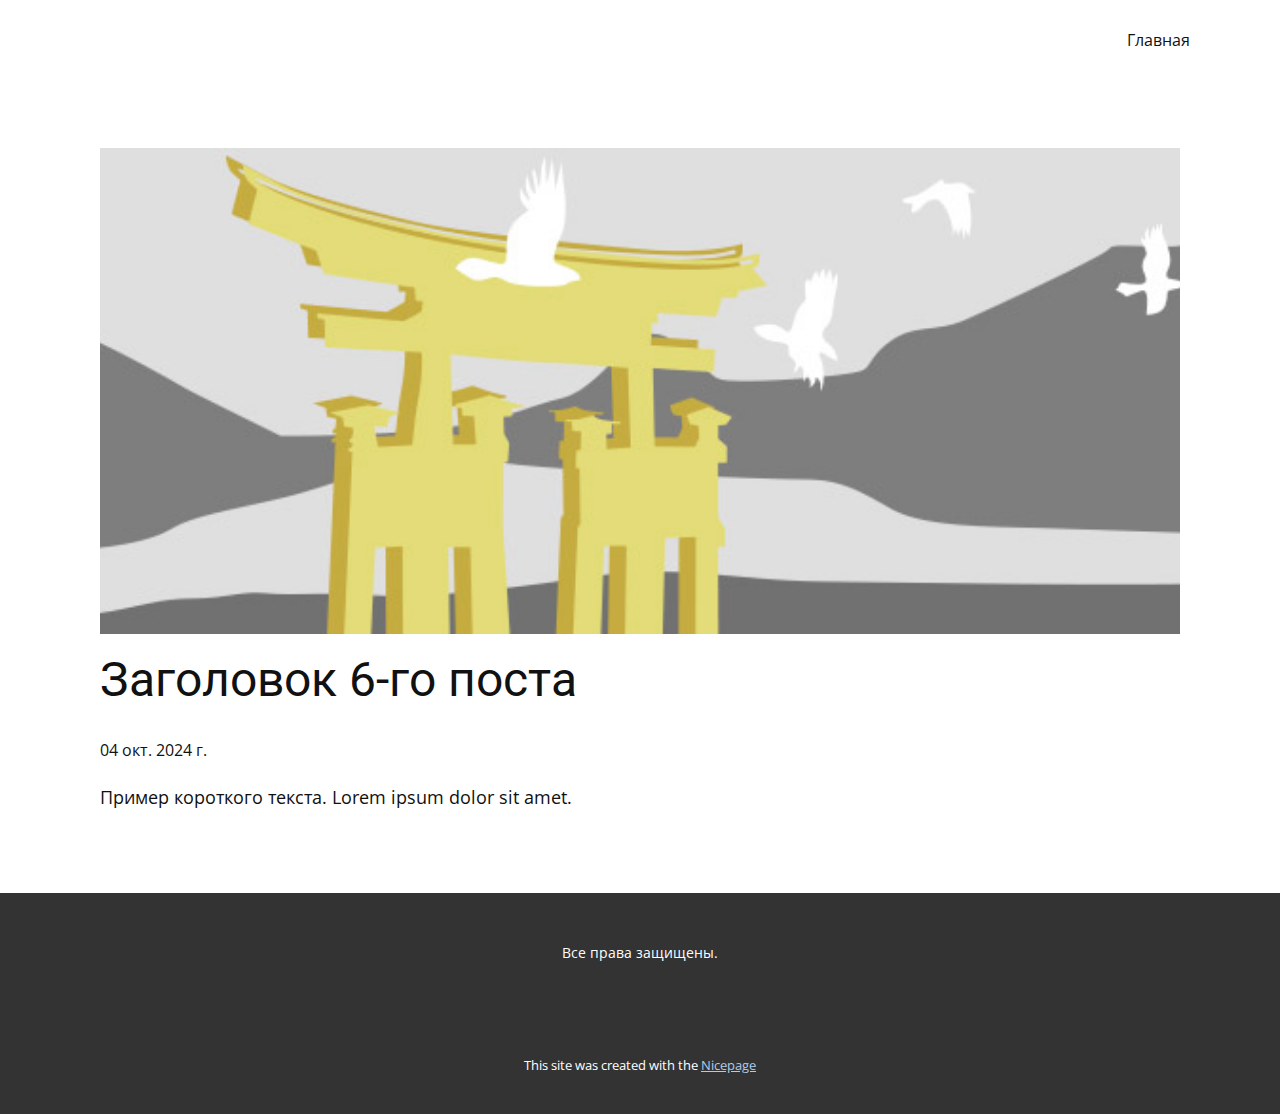
<file: Site1/blog/пост-5.html>
<!DOCTYPE html>
<html style="font-size: 16px;" lang="ru"><head>
    <meta name="viewport" content="width=device-width, initial-scale=1.0">
    <meta charset="utf-8">
    <meta name="keywords" content="Заголовок 1-го поста">
    <meta name="description" content="">
    <title>Заголовок 6-го поста</title>
    <link rel="stylesheet" href="../nicepage.css" media="screen">
<link rel="stylesheet" href="../Post-Template.css" media="screen">
    <script class="u-script" type="text/javascript" src="../jquery.js" defer=""></script>
    <script class="u-script" type="text/javascript" src="../nicepage.js" defer=""></script>
    <meta name="generator" content="Nicepage 6.18.5, nicepage.com">
    <link id="u-theme-google-font" rel="stylesheet" href="https://fonts.googleapis.com/css?family=Roboto:100,100i,300,300i,400,400i,500,500i,700,700i,900,900i|Open+Sans:300,300i,400,400i,500,500i,600,600i,700,700i,800,800i">
    
    
    
    <script type="application/ld+json">{
		"@context": "http://schema.org",
		"@type": "Organization",
		"name": ""
}</script>
    <meta name="theme-color" content="#478ac9">
  <meta data-intl-tel-input-cdn-path="intlTelInput/"></head>
  <body data-path-to-root="./" data-include-products="false" class="u-body u-xl-mode" data-lang="ru"><header class="u-clearfix u-header u-header" id="sec-fb9a"><div class="u-clearfix u-sheet u-sheet-1">
        <nav class="u-menu u-menu-dropdown u-offcanvas u-menu-1">
          <div class="menu-collapse" style="font-size: 1rem; letter-spacing: 0px;">
            <a class="u-button-style u-custom-left-right-menu-spacing u-custom-padding-bottom u-custom-top-bottom-menu-spacing u-nav-link u-text-active-palette-1-base u-text-hover-palette-2-base" href="#">
              <svg class="u-svg-link" viewBox="0 0 24 24"><use xlink:href="#menu-hamburger"></use></svg>
              <svg class="u-svg-content" version="1.1" id="menu-hamburger" viewBox="0 0 16 16" x="0px" y="0px" xmlns:xlink="http://www.w3.org/1999/xlink" xmlns="http://www.w3.org/2000/svg"><g><rect y="1" width="16" height="2"></rect><rect y="7" width="16" height="2"></rect><rect y="13" width="16" height="2"></rect>
</g></svg>
            </a>
          </div>
          <div class="u-nav-container">
            <ul class="u-nav u-unstyled u-nav-1"><li class="u-nav-item"><a class="u-button-style u-nav-link u-text-active-palette-1-base u-text-hover-palette-2-base" href="../" style="padding: 10px 20px;">Главная</a>
</li></ul>
          </div>
          <div class="u-nav-container-collapse">
            <div class="u-black u-container-style u-inner-container-layout u-opacity u-opacity-95 u-sidenav">
              <div class="u-inner-container-layout u-sidenav-overflow">
                <div class="u-menu-close"></div>
                <ul class="u-align-center u-nav u-popupmenu-items u-unstyled u-nav-2"><li class="u-nav-item"><a class="u-button-style u-nav-link" href="../">Главная</a>
</li></ul>
              </div>
            </div>
            <div class="u-black u-menu-overlay u-opacity u-opacity-70"></div>
          </div>
        </nav>
      </div></header>
    <section class="u-align-center u-clearfix u-section-1" id="sec-43d0">
      <div class="u-clearfix u-sheet u-valign-middle-md u-valign-middle-sm u-valign-middle-xs u-sheet-1"><!--post_details--><!--post_details_options_json--><!--{"source":""}--><!--/post_details_options_json--><!--blog_post-->
        <div class="u-container-style u-expanded-width u-post-details u-post-details-1">
          <div class="u-container-layout u-valign-middle u-container-layout-1"><!--blog_post_image-->
            <img alt="" class="u-blog-control u-expanded-width u-image u-image-default u-image-1" src="../images/8ad73f3c.jpeg"><!--/blog_post_image--><!--blog_post_header-->
            <h2 class="u-blog-control u-text u-text-1">Заголовок 6-го поста</h2><!--/blog_post_header--><!--blog_post_metadata-->
            <div class="u-blog-control u-metadata u-metadata-1"><!--blog_post_metadata_date-->
              <span class="u-meta-date u-meta-icon">04 окт. 2024 г.</span><!--/blog_post_metadata_date--><!--blog_post_metadata_category-->
              <!--/blog_post_metadata_category--><!--blog_post_metadata_comments-->
              <!--/blog_post_metadata_comments-->
            </div><!--/blog_post_metadata--><!--blog_post_content-->
            <div class="u-align-justify u-blog-control u-post-content u-text u-text-2 fr-view">
  Пример короткого текста. Lorem ipsum dolor sit amet.
  </div><!--/blog_post_content-->
          </div>
        </div><!--/blog_post--><!--/post_details-->
      </div>
    </section>
    
    
    
    <footer class="u-align-center u-clearfix u-container-align-center u-footer u-grey-80 u-footer" id="sec-5a55"><div class="u-clearfix u-sheet u-sheet-1">
        <p class="u-small-text u-text u-text-variant u-text-1">Все права защищены. </p>
      </div></footer>
    <section class="u-backlink u-clearfix u-grey-80">
      <p class="u-text">
        <span>This site was created with the </span>
        <a class="u-link" href="https://nicepage.com/" target="_blank" rel="nofollow">
          <span>Nicepage</span>
        </a>
      </p>
    </section>
  
</body></html>
</file>
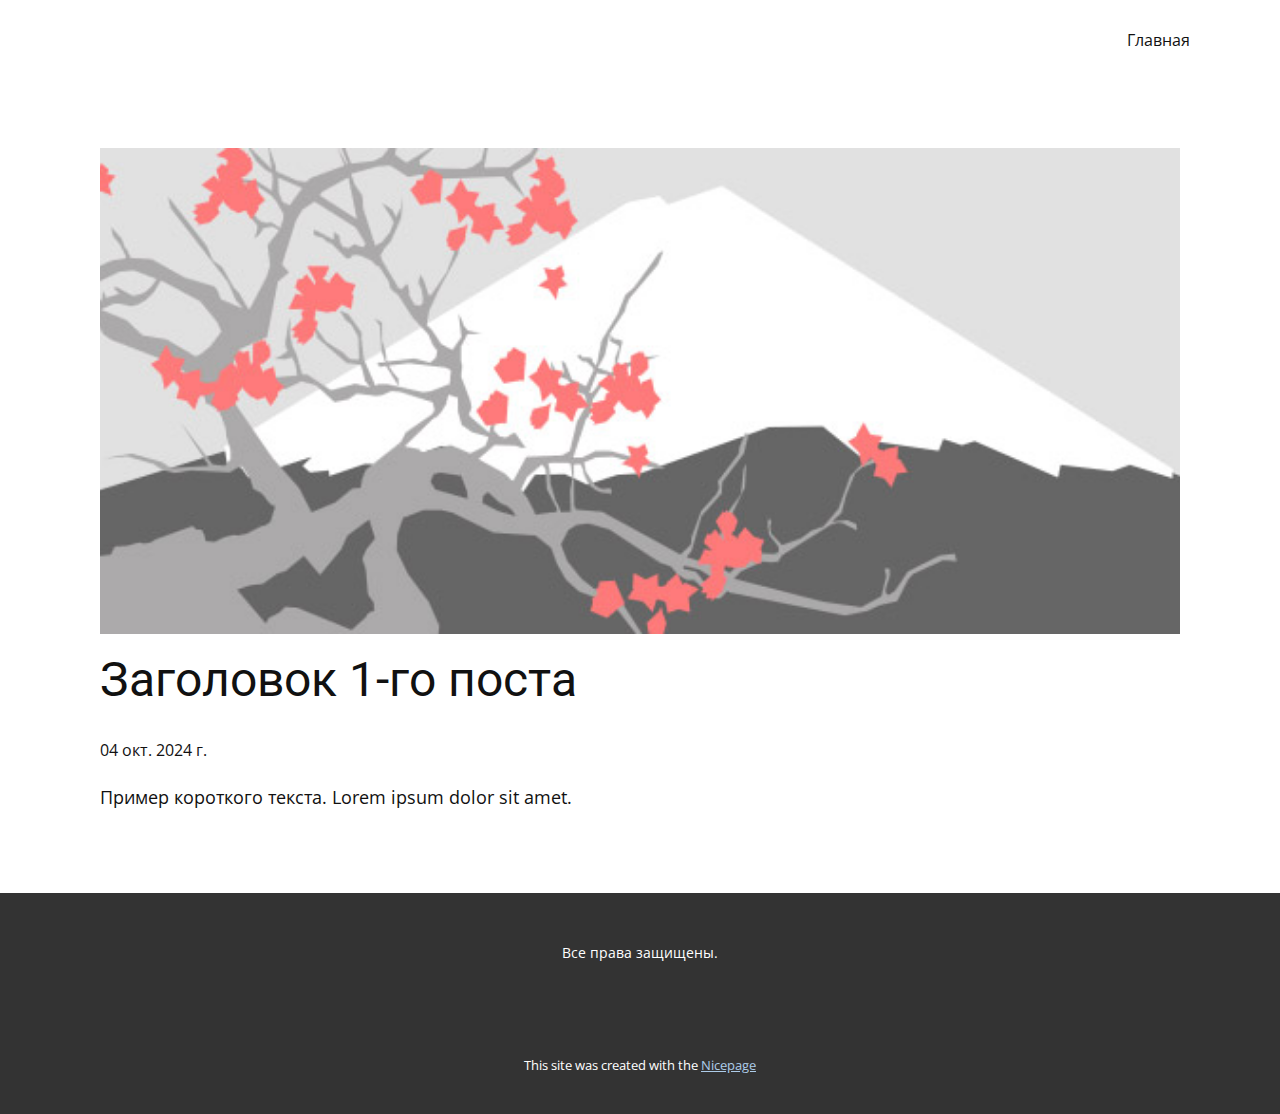
<file: Site1/blog/пост.html>
<!DOCTYPE html>
<html style="font-size: 16px;" lang="ru"><head>
    <meta name="viewport" content="width=device-width, initial-scale=1.0">
    <meta charset="utf-8">
    <meta name="keywords" content="Заголовок 1-го поста">
    <meta name="description" content="">
    <title>Заголовок 1-го поста</title>
    <link rel="stylesheet" href="../nicepage.css" media="screen">
<link rel="stylesheet" href="../Post-Template.css" media="screen">
    <script class="u-script" type="text/javascript" src="../jquery.js" defer=""></script>
    <script class="u-script" type="text/javascript" src="../nicepage.js" defer=""></script>
    <meta name="generator" content="Nicepage 6.18.5, nicepage.com">
    <link id="u-theme-google-font" rel="stylesheet" href="https://fonts.googleapis.com/css?family=Roboto:100,100i,300,300i,400,400i,500,500i,700,700i,900,900i|Open+Sans:300,300i,400,400i,500,500i,600,600i,700,700i,800,800i">
    
    
    
    <script type="application/ld+json">{
		"@context": "http://schema.org",
		"@type": "Organization",
		"name": ""
}</script>
    <meta name="theme-color" content="#478ac9">
  <meta data-intl-tel-input-cdn-path="intlTelInput/"></head>
  <body data-path-to-root="./" data-include-products="false" class="u-body u-xl-mode" data-lang="ru"><header class="u-clearfix u-header u-header" id="sec-fb9a"><div class="u-clearfix u-sheet u-sheet-1">
        <nav class="u-menu u-menu-dropdown u-offcanvas u-menu-1">
          <div class="menu-collapse" style="font-size: 1rem; letter-spacing: 0px;">
            <a class="u-button-style u-custom-left-right-menu-spacing u-custom-padding-bottom u-custom-top-bottom-menu-spacing u-nav-link u-text-active-palette-1-base u-text-hover-palette-2-base" href="#">
              <svg class="u-svg-link" viewBox="0 0 24 24"><use xlink:href="#menu-hamburger"></use></svg>
              <svg class="u-svg-content" version="1.1" id="menu-hamburger" viewBox="0 0 16 16" x="0px" y="0px" xmlns:xlink="http://www.w3.org/1999/xlink" xmlns="http://www.w3.org/2000/svg"><g><rect y="1" width="16" height="2"></rect><rect y="7" width="16" height="2"></rect><rect y="13" width="16" height="2"></rect>
</g></svg>
            </a>
          </div>
          <div class="u-nav-container">
            <ul class="u-nav u-unstyled u-nav-1"><li class="u-nav-item"><a class="u-button-style u-nav-link u-text-active-palette-1-base u-text-hover-palette-2-base" href="../" style="padding: 10px 20px;">Главная</a>
</li></ul>
          </div>
          <div class="u-nav-container-collapse">
            <div class="u-black u-container-style u-inner-container-layout u-opacity u-opacity-95 u-sidenav">
              <div class="u-inner-container-layout u-sidenav-overflow">
                <div class="u-menu-close"></div>
                <ul class="u-align-center u-nav u-popupmenu-items u-unstyled u-nav-2"><li class="u-nav-item"><a class="u-button-style u-nav-link" href="../">Главная</a>
</li></ul>
              </div>
            </div>
            <div class="u-black u-menu-overlay u-opacity u-opacity-70"></div>
          </div>
        </nav>
      </div></header>
    <section class="u-align-center u-clearfix u-section-1" id="sec-43d0">
      <div class="u-clearfix u-sheet u-valign-middle-md u-valign-middle-sm u-valign-middle-xs u-sheet-1"><!--post_details--><!--post_details_options_json--><!--{"source":""}--><!--/post_details_options_json--><!--blog_post-->
        <div class="u-container-style u-expanded-width u-post-details u-post-details-1">
          <div class="u-container-layout u-valign-middle u-container-layout-1"><!--blog_post_image-->
            <img alt="" class="u-blog-control u-expanded-width u-image u-image-default u-image-1" src="../images/0fd3416c.jpeg"><!--/blog_post_image--><!--blog_post_header-->
            <h2 class="u-blog-control u-text u-text-1">Заголовок 1-го поста</h2><!--/blog_post_header--><!--blog_post_metadata-->
            <div class="u-blog-control u-metadata u-metadata-1"><!--blog_post_metadata_date-->
              <span class="u-meta-date u-meta-icon">04 окт. 2024 г.</span><!--/blog_post_metadata_date--><!--blog_post_metadata_category-->
              <!--/blog_post_metadata_category--><!--blog_post_metadata_comments-->
              <!--/blog_post_metadata_comments-->
            </div><!--/blog_post_metadata--><!--blog_post_content-->
            <div class="u-align-justify u-blog-control u-post-content u-text u-text-2 fr-view">
  Пример короткого текста. Lorem ipsum dolor sit amet.
  </div><!--/blog_post_content-->
          </div>
        </div><!--/blog_post--><!--/post_details-->
      </div>
    </section>
    
    
    
    <footer class="u-align-center u-clearfix u-container-align-center u-footer u-grey-80 u-footer" id="sec-5a55"><div class="u-clearfix u-sheet u-sheet-1">
        <p class="u-small-text u-text u-text-variant u-text-1">Все права защищены. </p>
      </div></footer>
    <section class="u-backlink u-clearfix u-grey-80">
      <p class="u-text">
        <span>This site was created with the </span>
        <a class="u-link" href="https://nicepage.com/" target="_blank" rel="nofollow">
          <span>Nicepage</span>
        </a>
      </p>
    </section>
  
</body></html>
</file>
